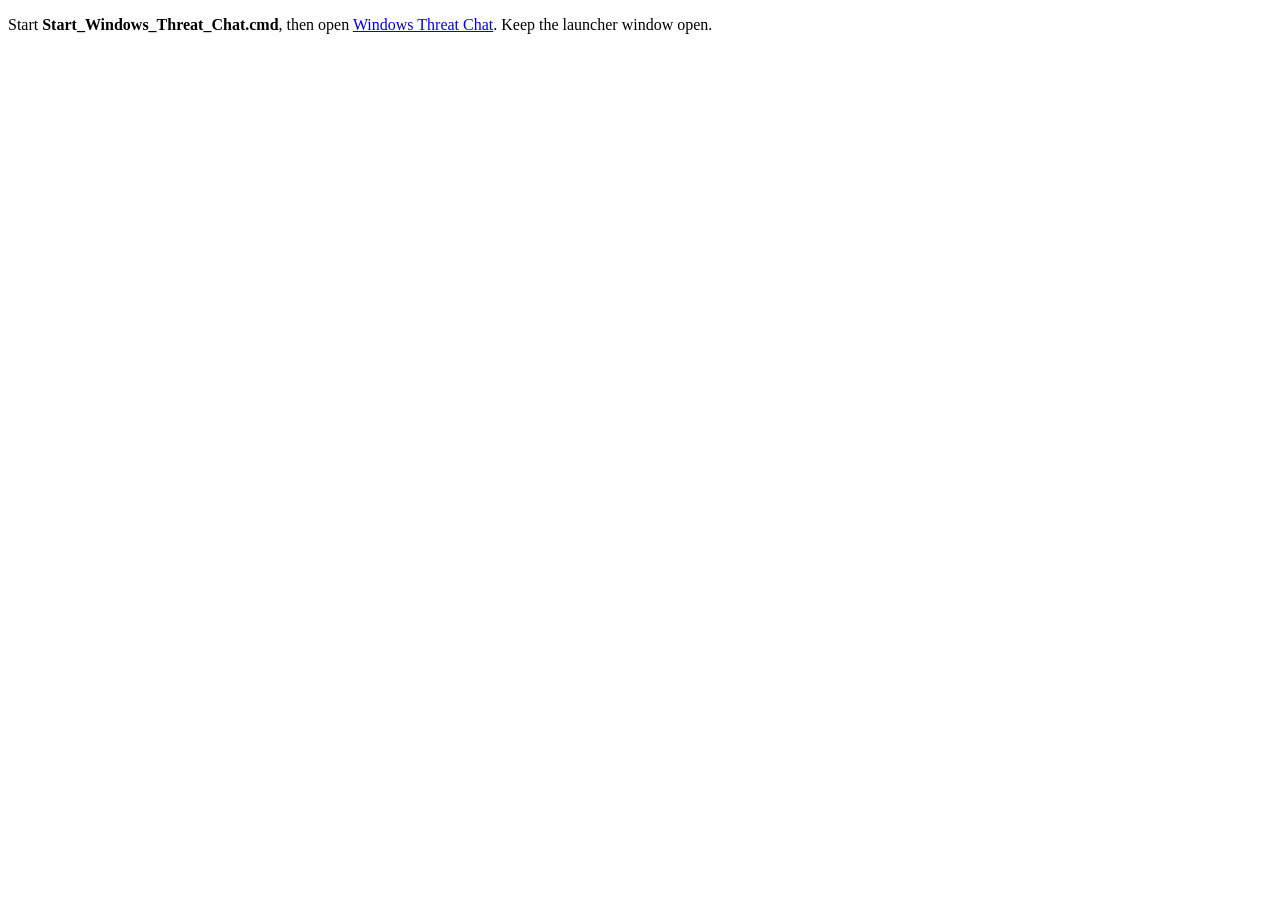
<file: CHATBOT WINDOWS THREAT/index.html>
<!doctype html><meta charset="utf-8"><title>Windows Threat Chat</title><p>Start <strong>Start_Windows_Threat_Chat.cmd</strong>, then open <a href="http://127.0.0.1:8765/chat/">Windows Threat Chat</a>. Keep the launcher window open.</p>
</file>
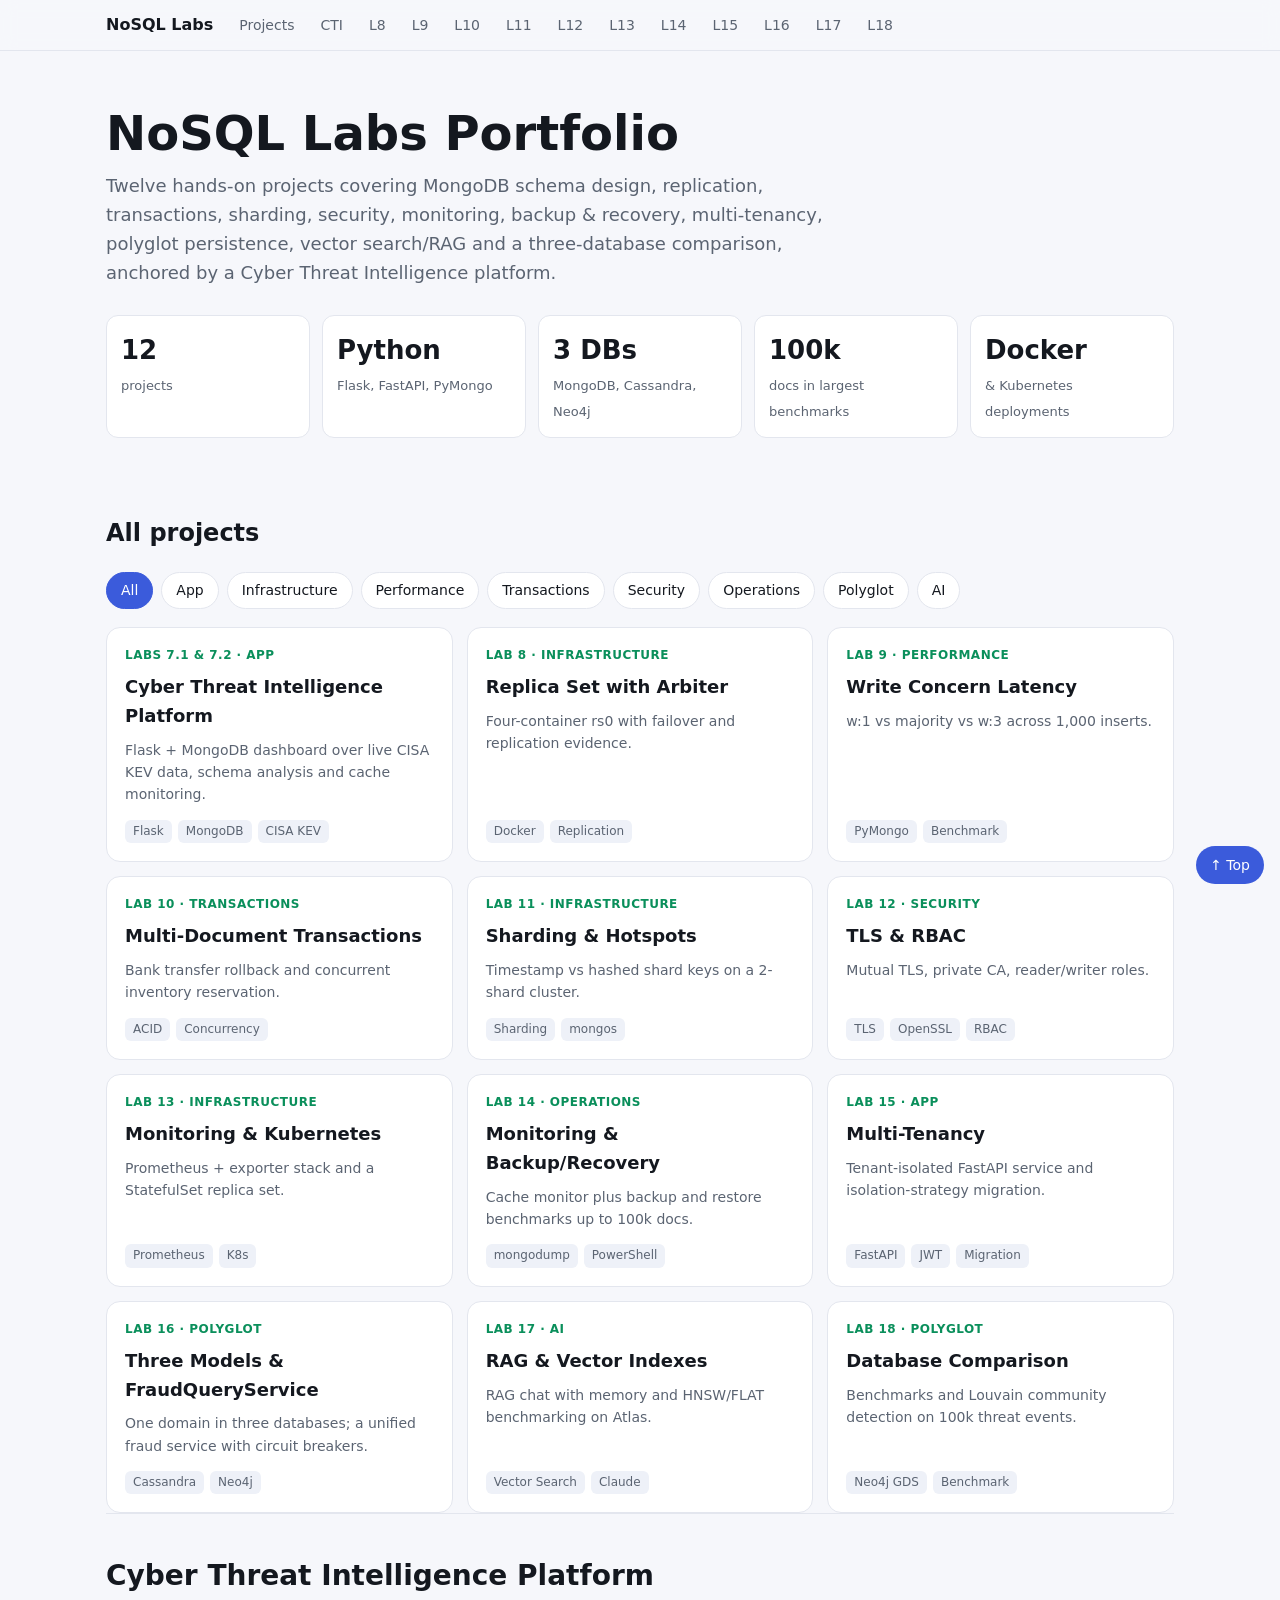
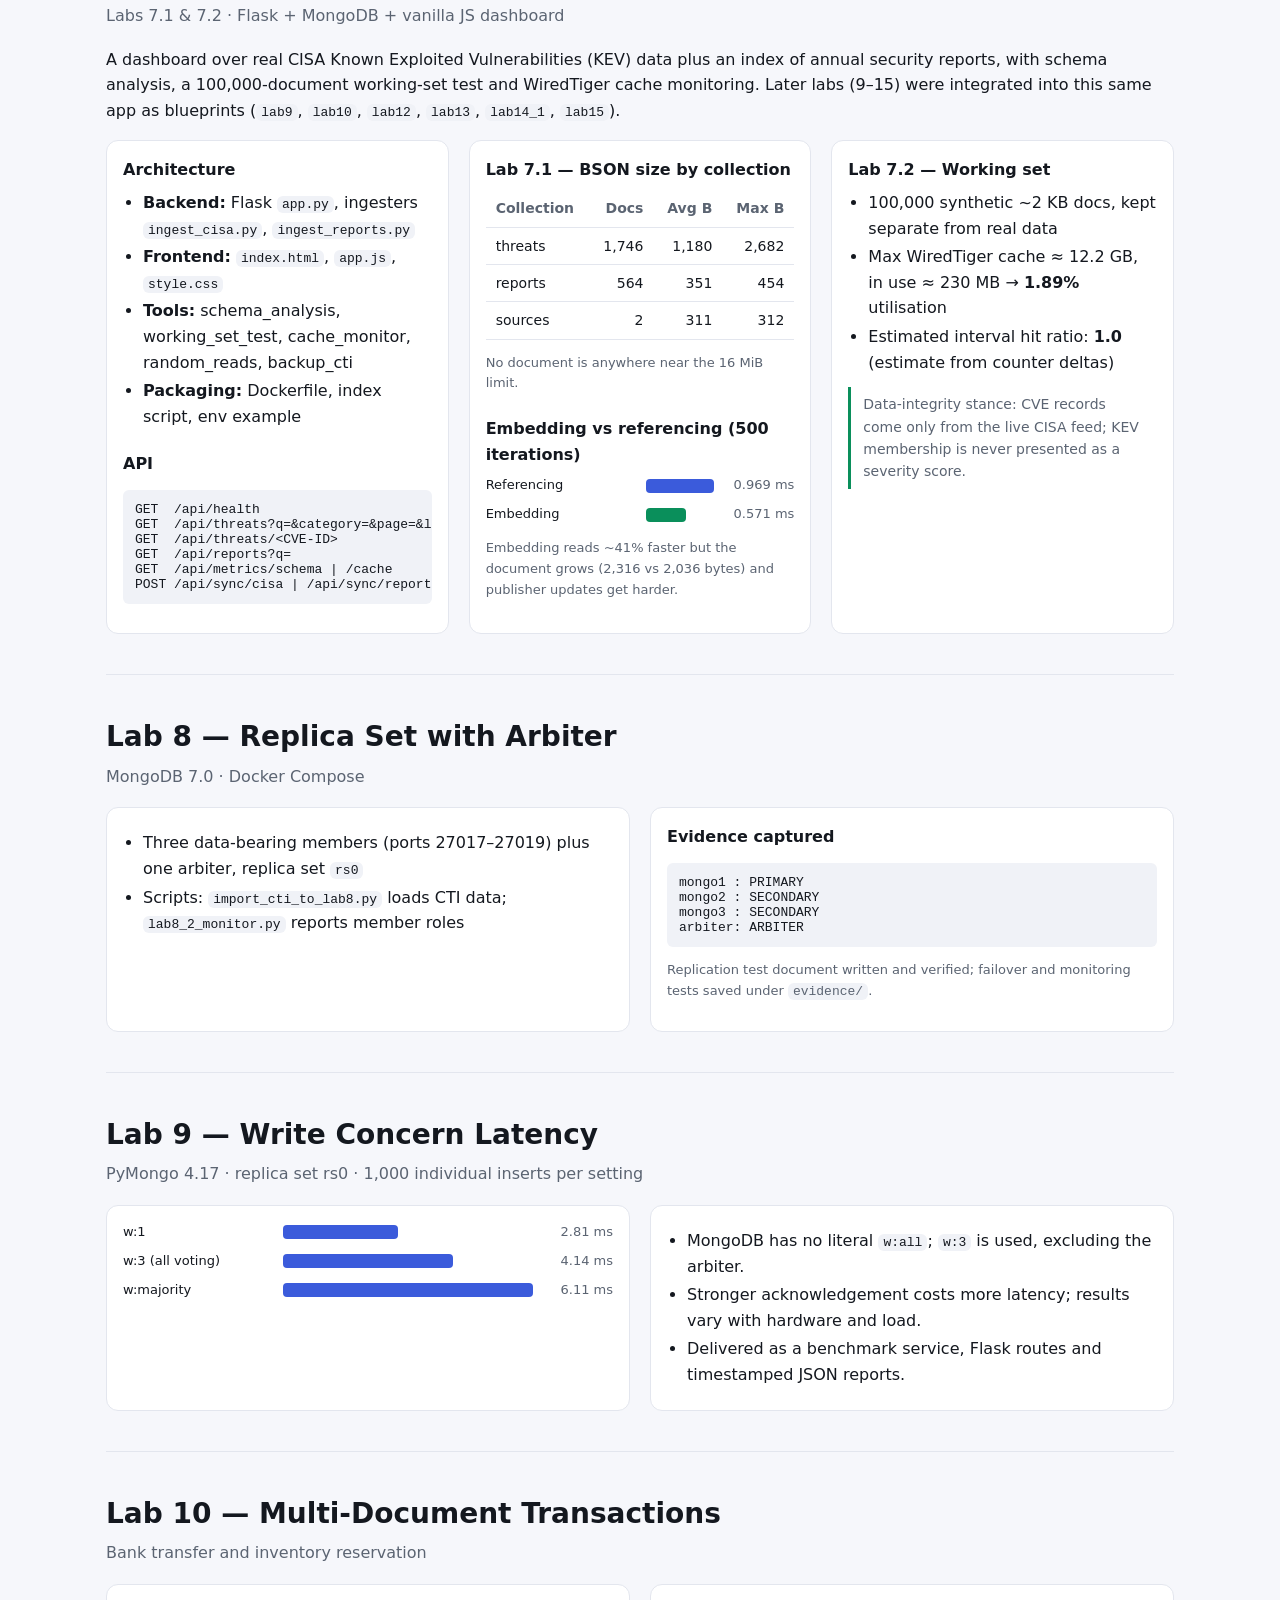
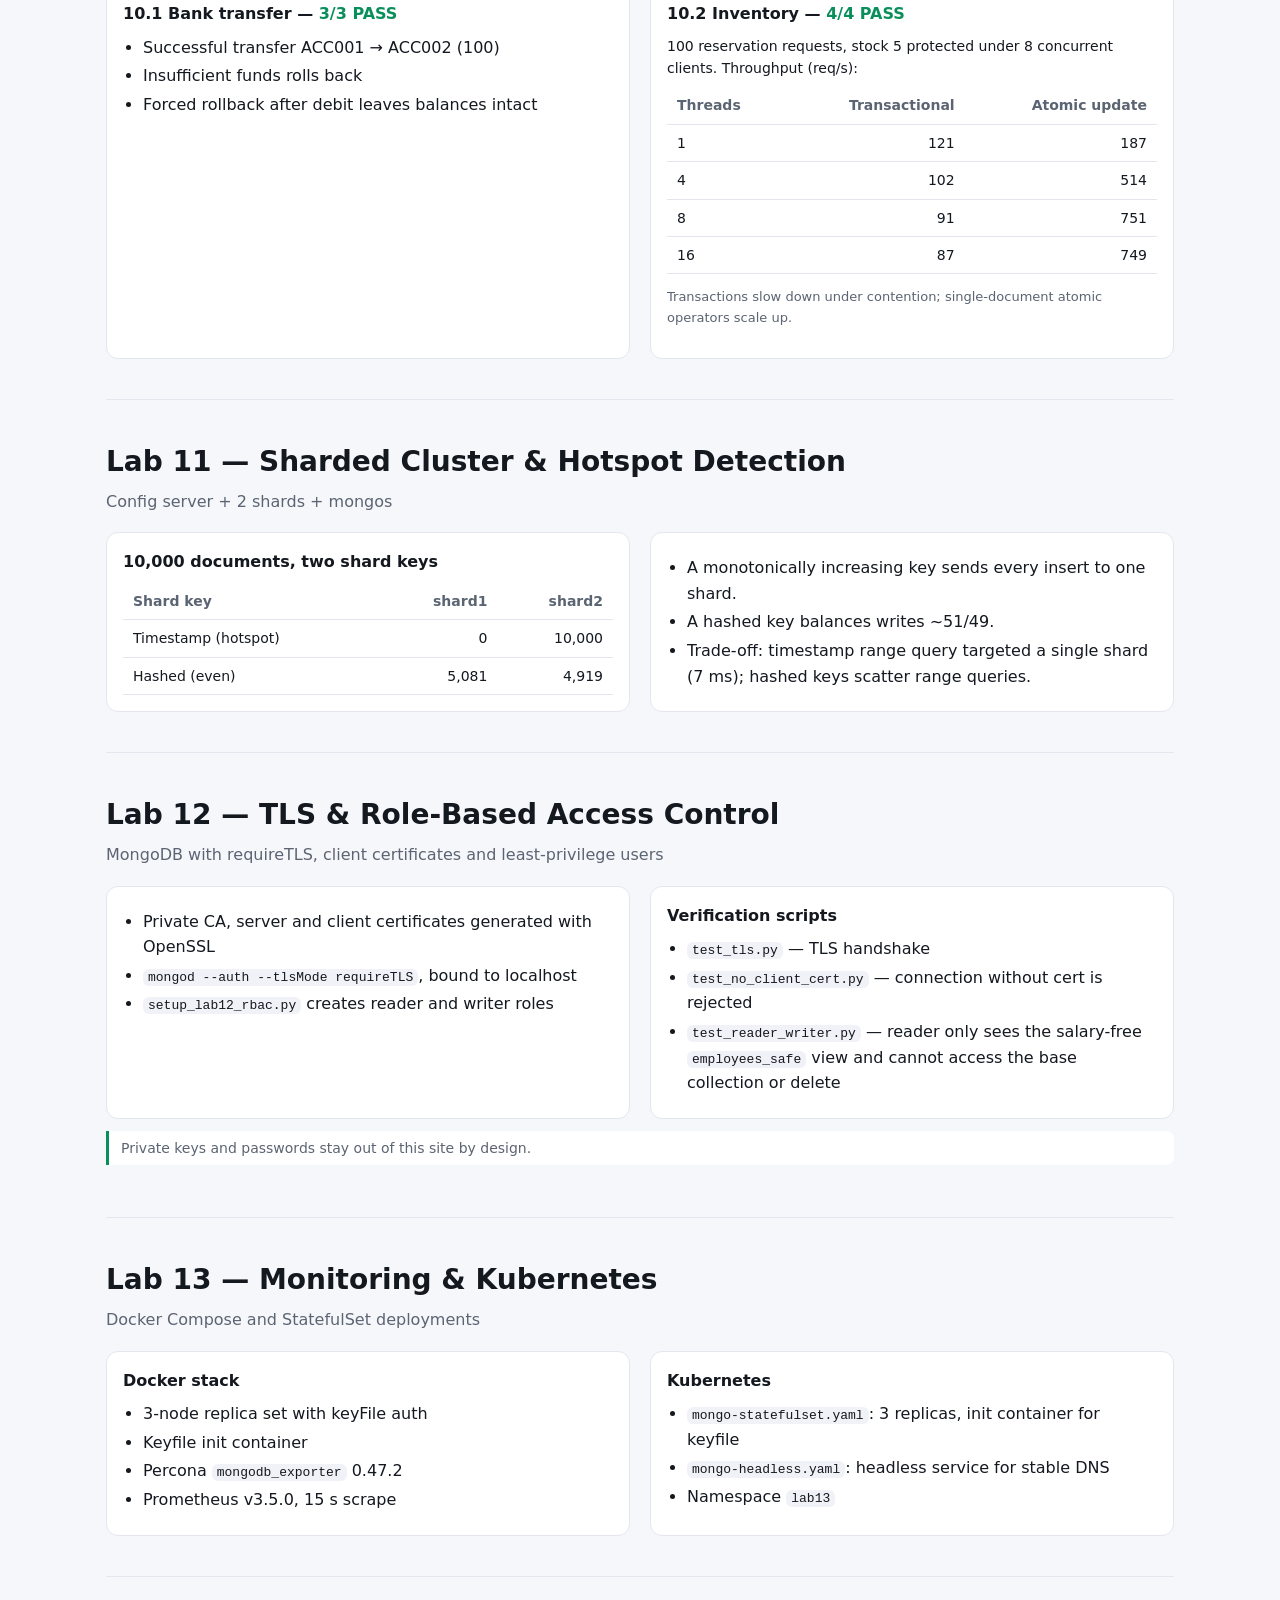
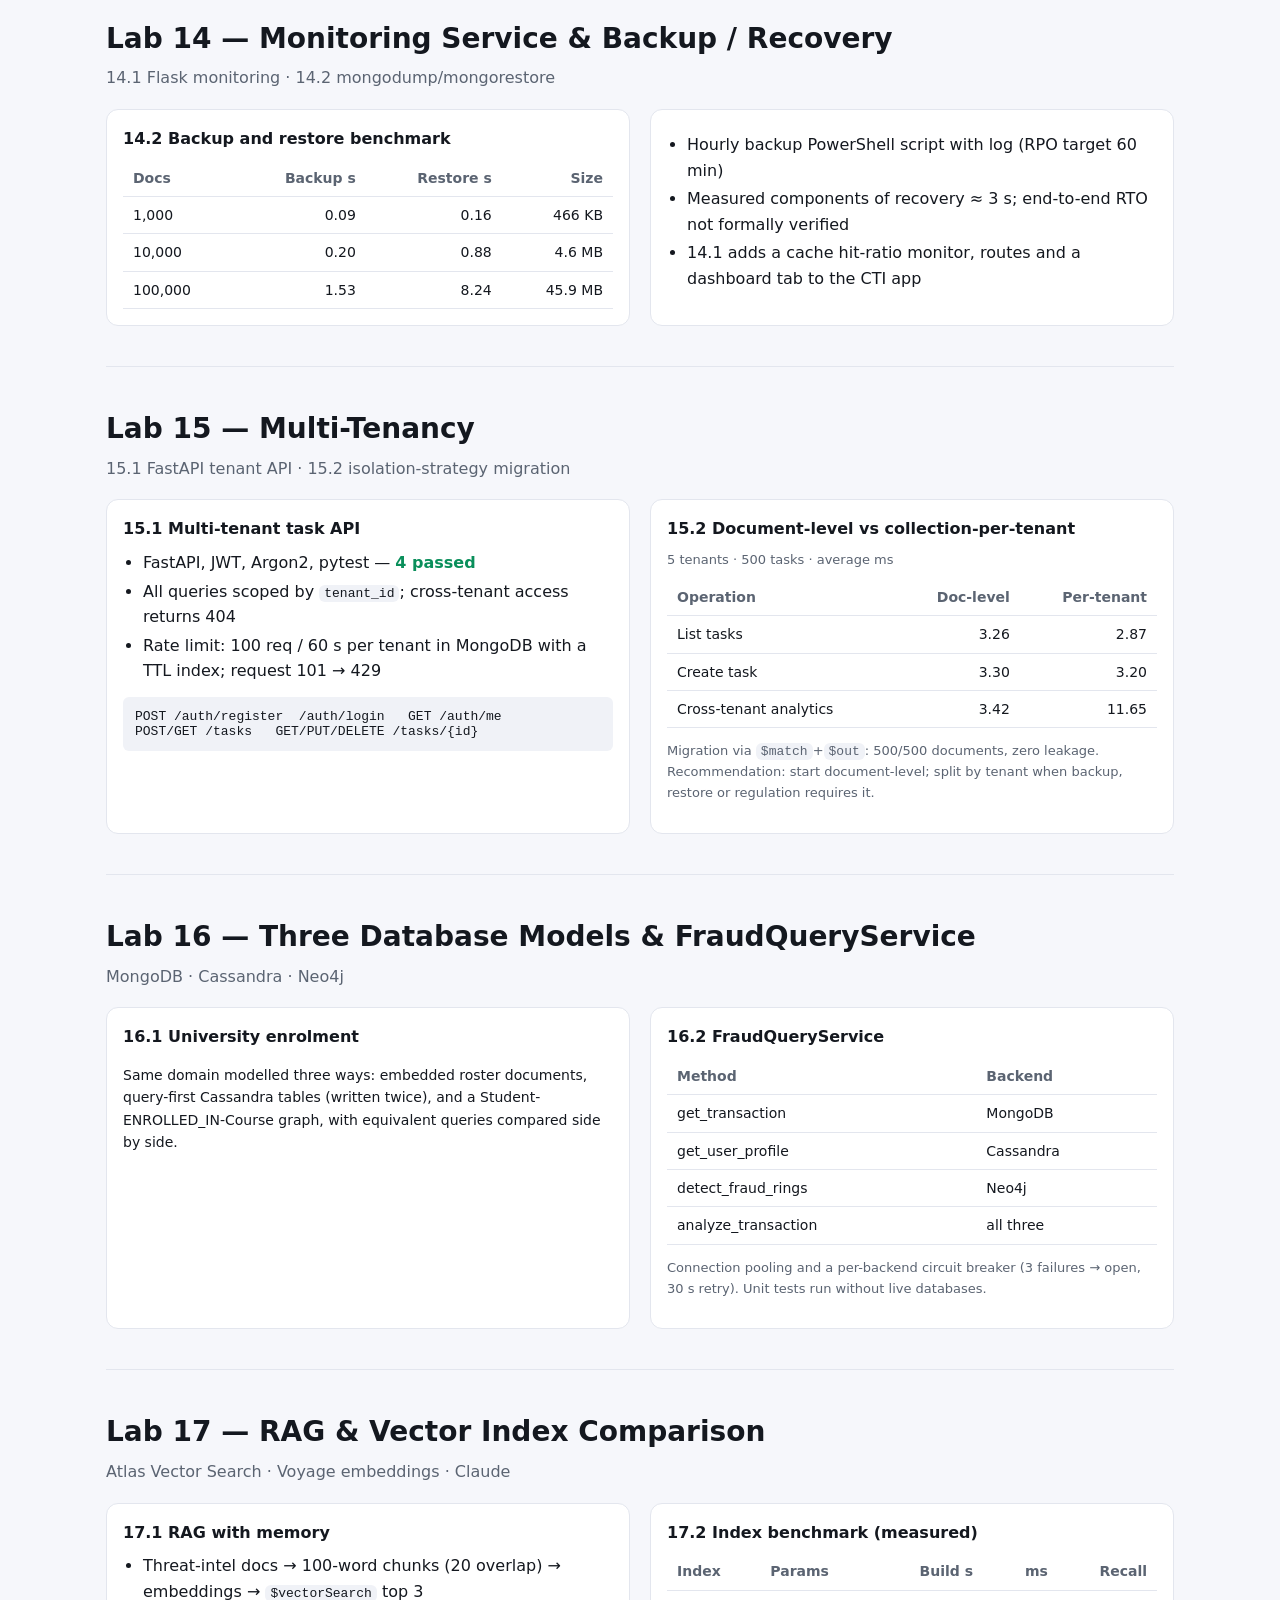
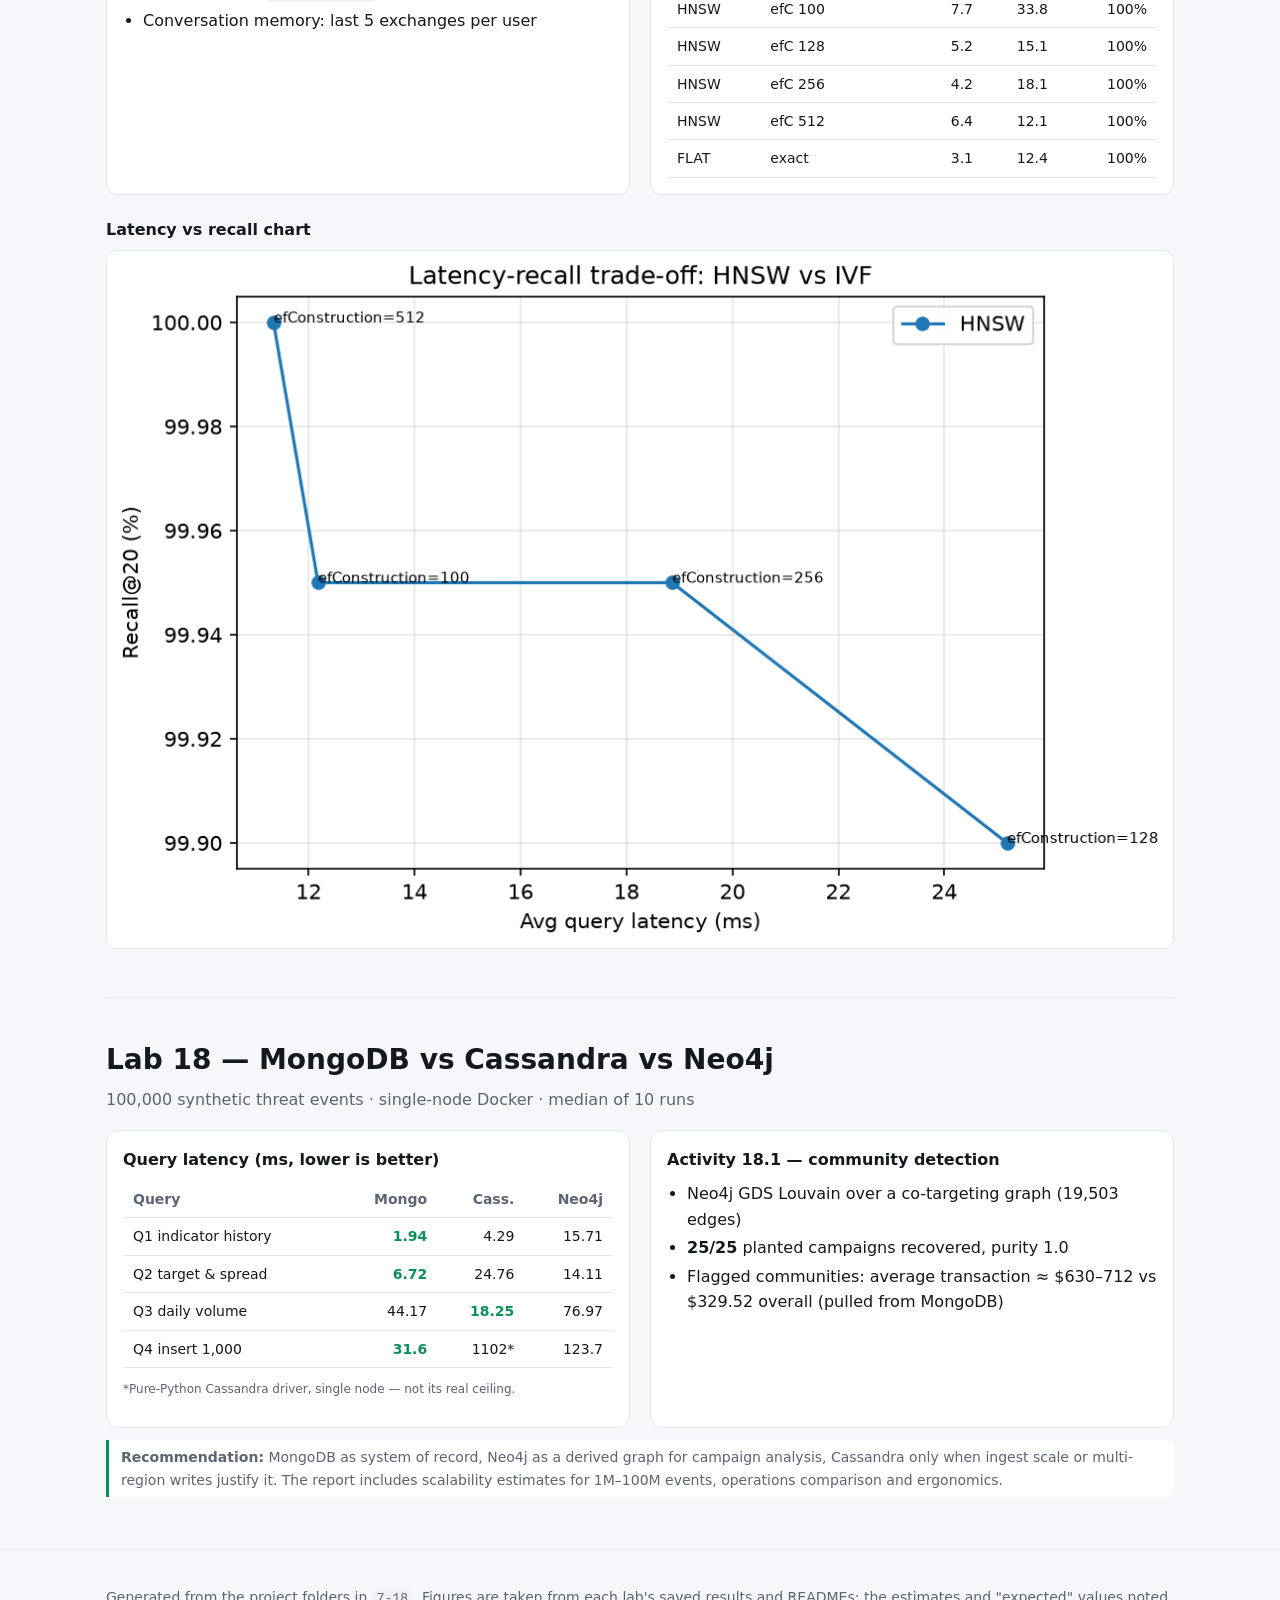
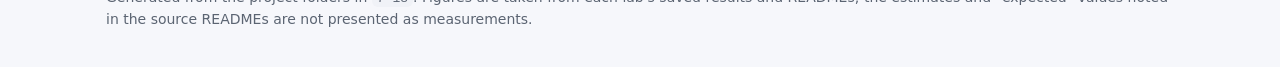
<file: website/index.html>
<!doctype html>
<html lang="en">
<head>
<meta charset="utf-8">
<meta name="viewport" content="width=device-width, initial-scale=1">
<title>NoSQL Labs Portfolio</title>
<meta name="description" content="Portfolio of MongoDB, Cassandra, Neo4j and RAG labs (Labs 7–18) and a Cyber Threat Intelligence platform.">
<style>
:root{--bg:#f6f7fb;--card:#fff;--ink:#14181f;--mute:#5b6472;--line:#e3e6ee;--accent:#0a8f5b;--accent2:#3b5bdb;--chip:#eef1f8;--bar:#3b5bdb;--bar2:#0a8f5b;--code:#f0f2f7}
@media (prefers-color-scheme:dark){:root{--bg:#0e1116;--card:#171b22;--ink:#e8ebf1;--mute:#9aa3b2;--line:#262c37;--accent:#2dd48f;--accent2:#7b93ff;--chip:#202633;--bar:#7b93ff;--bar2:#2dd48f;--code:#11151b}}
*{box-sizing:border-box}html{scroll-behavior:smooth}
body{margin:0;background:var(--bg);color:var(--ink);font:16px/1.6 system-ui,-apple-system,Segoe UI,Roboto,sans-serif}
a{color:var(--accent2)}
header.top{position:sticky;top:0;z-index:10;background:color-mix(in srgb,var(--bg) 88%,transparent);backdrop-filter:blur(8px);border-bottom:1px solid var(--line)}
.wrap{max-width:1100px;margin:0 auto;padding:0 16px}
nav{display:flex;gap:6px;align-items:center;overflow-x:auto;padding:10px 0;white-space:nowrap}
nav b{margin-right:10px}nav a{text-decoration:none;color:var(--mute);padding:4px 10px;border-radius:99px;font-size:14px}nav a:hover{background:var(--chip);color:var(--ink)}
.hero{padding:56px 0 28px}.hero h1{font-size:clamp(30px,5vw,48px);line-height:1.1;margin:0 0 12px}
.hero p{max-width:720px;color:var(--mute);font-size:18px;margin:0}
.stats{display:grid;grid-template-columns:repeat(auto-fit,minmax(140px,1fr));gap:12px;margin:28px 0}
.stat{background:var(--card);border:1px solid var(--line);border-radius:12px;padding:14px}.stat b{display:block;font-size:26px}.stat span{color:var(--mute);font-size:13px}
.filters{display:flex;flex-wrap:wrap;gap:8px;margin:8px 0 18px}
.filters button{border:1px solid var(--line);background:var(--card);color:var(--ink);padding:6px 14px;border-radius:99px;cursor:pointer;font:inherit;font-size:14px}
.filters button.on{background:var(--accent2);color:#fff;border-color:var(--accent2)}
.grid{display:grid;grid-template-columns:repeat(auto-fill,minmax(300px,1fr));gap:14px}
.card{background:var(--card);border:1px solid var(--line);border-radius:14px;padding:18px;display:flex;flex-direction:column;gap:8px;text-decoration:none;color:inherit;transition:.15s}
.card:hover{transform:translateY(-2px);border-color:var(--accent2)}
.card small{color:var(--accent);font-weight:600;letter-spacing:.04em;text-transform:uppercase;font-size:12px}
.card h3{margin:0;font-size:18px}.card p{margin:0;color:var(--mute);font-size:14px}
.tags{display:flex;flex-wrap:wrap;gap:6px;margin-top:auto;padding-top:6px}
.tag{background:var(--chip);border-radius:6px;padding:2px 8px;font-size:12px;color:var(--mute)}
section.proj{padding:40px 0;border-top:1px solid var(--line)}
section.proj h2{margin:0 0 4px;font-size:28px}section.proj .sub{color:var(--mute);margin:0 0 18px}
h4{margin:22px 0 8px}
.cols{display:grid;grid-template-columns:repeat(auto-fit,minmax(300px,1fr));gap:20px}
.box{background:var(--card);border:1px solid var(--line);border-radius:12px;padding:16px;overflow-x:auto}
table{border-collapse:collapse;width:100%;font-size:14px}th,td{text-align:left;padding:7px 10px;border-bottom:1px solid var(--line)}th{color:var(--mute);font-weight:600}td.n,th.n{text-align:right;font-variant-numeric:tabular-nums}
ul{padding-left:20px;margin:6px 0}li{margin:3px 0}
code,pre{background:var(--code);border-radius:6px;font:13px ui-monospace,Consolas,monospace}code{padding:1px 5px}pre{padding:12px;overflow-x:auto}
.bars{display:grid;gap:8px}.bar{display:grid;grid-template-columns:150px 1fr 70px;gap:10px;align-items:center;font-size:13px}
.bar i{display:block;height:14px;border-radius:4px;background:var(--bar)}.bar i.b2{background:var(--bar2)}
.bar span.v{text-align:right;font-variant-numeric:tabular-nums;color:var(--mute)}
@media(max-width:520px){.bar{grid-template-columns:100px 1fr 56px}}
.note{border-left:3px solid var(--accent);padding:6px 12px;color:var(--mute);background:var(--card);border-radius:0 8px 8px 0;margin:12px 0;font-size:14px}
.pass{color:var(--accent);font-weight:600}
img{max-width:100%;border-radius:10px;border:1px solid var(--line);background:#fff}
a:focus-visible,button:focus-visible{outline:2px solid var(--accent2);outline-offset:2px}
.skip{position:absolute;left:-999px;top:8px;background:var(--accent2);color:#fff;padding:8px 12px;border-radius:8px;z-index:20}.skip:focus{left:8px}
.totop{position:fixed;right:16px;bottom:16px;background:var(--accent2);color:#fff;border-radius:99px;padding:8px 14px;text-decoration:none;font-size:14px}
@media(prefers-reduced-motion:reduce){html{scroll-behavior:auto}.card{transition:none}}
@media print{header.top,.filters,.totop{display:none}.card,.box{break-inside:avoid}}
footer{padding:36px 0;color:var(--mute);border-top:1px solid var(--line);font-size:14px}
.hide{display:none!important}
</style>
</head>
<body>
<a class="skip" href="#projects">Skip to projects</a><a class="totop" href="#top" aria-label="Back to top">↑ Top</a>
<header class="top" id="top"><div class="wrap"><nav aria-label="Sections">
<b>NoSQL Labs</b><a href="#projects">Projects</a><a href="#cti">CTI</a><a href="#lab8">L8</a><a href="#lab9">L9</a><a href="#lab10">L10</a><a href="#lab11">L11</a><a href="#lab12">L12</a><a href="#lab13">L13</a><a href="#lab14">L14</a><a href="#lab15">L15</a><a href="#lab16">L16</a><a href="#lab17">L17</a><a href="#lab18">L18</a>
</nav></div></header>

<main class="wrap">
<div class="hero">
<h1>NoSQL Labs Portfolio</h1>
<p>Twelve hands-on projects covering MongoDB schema design, replication, transactions, sharding, security, monitoring, backup &amp; recovery, multi-tenancy, polyglot persistence, vector search/RAG and a three-database comparison, anchored by a Cyber Threat Intelligence platform.</p>
<div class="stats">
<div class="stat"><b>12</b><span>projects</span></div>
<div class="stat"><b>Python</b><span>Flask, FastAPI, PyMongo</span></div>
<div class="stat"><b>3 DBs</b><span>MongoDB, Cassandra, Neo4j</span></div>
<div class="stat"><b>100k</b><span>docs in largest benchmarks</span></div>
<div class="stat"><b>Docker</b><span>&amp; Kubernetes deployments</span></div>
</div></div>

<h2 id="projects">All projects</h2>
<div class="filters" id="filters"></div>
<div class="grid" id="grid"></div>

<!-- CTI -->
<section class="proj" id="cti">
<h2>Cyber Threat Intelligence Platform</h2>
<p class="sub">Labs 7.1 &amp; 7.2 · Flask + MongoDB + vanilla JS dashboard</p>
<p>A dashboard over real CISA Known Exploited Vulnerabilities (KEV) data plus an index of annual security reports, with schema analysis, a 100,000-document working-set test and WiredTiger cache monitoring. Later labs (9–15) were integrated into this same app as blueprints (<code>lab9</code>, <code>lab10</code>, <code>lab12</code>, <code>lab13</code>, <code>lab14_1</code>, <code>lab15</code>).</p>
<div class="cols">
<div class="box"><h4 style="margin-top:0">Architecture</h4><ul>
<li><b>Backend:</b> Flask <code>app.py</code>, ingesters <code>ingest_cisa.py</code>, <code>ingest_reports.py</code></li>
<li><b>Frontend:</b> <code>index.html</code>, <code>app.js</code>, <code>style.css</code></li>
<li><b>Tools:</b> schema_analysis, working_set_test, cache_monitor, random_reads, backup_cti</li>
<li><b>Packaging:</b> Dockerfile, index script, env example</li></ul>
<h4>API</h4><pre>GET  /api/health
GET  /api/threats?q=&amp;category=&amp;page=&amp;limit=
GET  /api/threats/&lt;CVE-ID&gt;
GET  /api/reports?q=
GET  /api/metrics/schema | /cache
POST /api/sync/cisa | /api/sync/reports</pre></div>
<div class="box"><h4 style="margin-top:0">Lab 7.1 — BSON size by collection</h4>
<table><tr><th>Collection</th><th class="n">Docs</th><th class="n">Avg B</th><th class="n">Max B</th></tr>
<tr><td>threats</td><td class="n">1,746</td><td class="n">1,180</td><td class="n">2,682</td></tr>
<tr><td>reports</td><td class="n">564</td><td class="n">351</td><td class="n">454</td></tr>
<tr><td>sources</td><td class="n">2</td><td class="n">311</td><td class="n">312</td></tr></table>
<p style="font-size:13px;color:var(--mute)">No document is anywhere near the 16 MiB limit.</p>
<h4>Embedding vs referencing (500 iterations)</h4>
<div class="bars">
<div class="bar"><span>Referencing</span><i style="width:100%"></i><span class="v">0.969 ms</span></div>
<div class="bar"><span>Embedding</span><i class="b2" style="width:59%"></i><span class="v">0.571 ms</span></div></div>
<p style="font-size:13px;color:var(--mute)">Embedding reads ~41% faster but the document grows (2,316 vs 2,036 bytes) and publisher updates get harder.</p></div>
<div class="box"><h4 style="margin-top:0">Lab 7.2 — Working set</h4><ul>
<li>100,000 synthetic ~2 KB docs, kept separate from real data</li>
<li>Max WiredTiger cache ≈ 12.2 GB, in use ≈ 230 MB → <b>1.89%</b> utilisation</li>
<li>Estimated interval hit ratio: <b>1.0</b> (estimate from counter deltas)</li></ul>
<div class="note">Data-integrity stance: CVE records come only from the live CISA feed; KEV membership is never presented as a severity score.</div></div>
</div></section>

<!-- Lab 8 -->
<section class="proj" id="lab8">
<h2>Lab 8 — Replica Set with Arbiter</h2><p class="sub">MongoDB 7.0 · Docker Compose</p>
<div class="cols"><div class="box"><ul>
<li>Three data-bearing members (ports 27017–27019) plus one arbiter, replica set <code>rs0</code></li>
<li>Scripts: <code>import_cti_to_lab8.py</code> loads CTI data; <code>lab8_2_monitor.py</code> reports member roles</li></ul></div>
<div class="box"><h4 style="margin-top:0">Evidence captured</h4><pre>mongo1 : PRIMARY
mongo2 : SECONDARY
mongo3 : SECONDARY
arbiter: ARBITER</pre><p style="font-size:13px;color:var(--mute)">Replication test document written and verified; failover and monitoring tests saved under <code>evidence/</code>.</p></div></div></section>

<!-- Lab 9 -->
<section class="proj" id="lab9">
<h2>Lab 9 — Write Concern Latency</h2><p class="sub">PyMongo 4.17 · replica set rs0 · 1,000 individual inserts per setting</p>
<div class="cols"><div class="box"><div class="bars">
<div class="bar"><span>w:1</span><i style="width:46%"></i><span class="v">2.81 ms</span></div>
<div class="bar"><span>w:3 (all voting)</span><i style="width:68%"></i><span class="v">4.14 ms</span></div>
<div class="bar"><span>w:majority</span><i style="width:100%"></i><span class="v">6.11 ms</span></div></div></div>
<div class="box"><ul><li>MongoDB has no literal <code>w:all</code>; <code>w:3</code> is used, excluding the arbiter.</li><li>Stronger acknowledgement costs more latency; results vary with hardware and load.</li><li>Delivered as a benchmark service, Flask routes and timestamped JSON reports.</li></ul></div></div></section>

<!-- Lab 10 -->
<section class="proj" id="lab10">
<h2>Lab 10 — Multi-Document Transactions</h2><p class="sub">Bank transfer and inventory reservation</p>
<div class="cols">
<div class="box"><h4 style="margin-top:0">10.1 Bank transfer — <span class="pass">3/3 PASS</span></h4><ul><li>Successful transfer ACC001 → ACC002 (100)</li><li>Insufficient funds rolls back</li><li>Forced rollback after debit leaves balances intact</li></ul></div>
<div class="box"><h4 style="margin-top:0">10.2 Inventory — <span class="pass">4/4 PASS</span></h4><p style="font-size:14px;margin:0 0 8px">100 reservation requests, stock 5 protected under 8 concurrent clients. Throughput (req/s):</p>
<table><tr><th>Threads</th><th class="n">Transactional</th><th class="n">Atomic update</th></tr>
<tr><td>1</td><td class="n">121</td><td class="n">187</td></tr><tr><td>4</td><td class="n">102</td><td class="n">514</td></tr><tr><td>8</td><td class="n">91</td><td class="n">751</td></tr><tr><td>16</td><td class="n">87</td><td class="n">749</td></tr></table>
<p style="font-size:13px;color:var(--mute)">Transactions slow down under contention; single-document atomic operators scale up.</p></div></div></section>

<!-- Lab 11 -->
<section class="proj" id="lab11">
<h2>Lab 11 — Sharded Cluster &amp; Hotspot Detection</h2><p class="sub">Config server + 2 shards + mongos</p>
<div class="cols"><div class="box"><h4 style="margin-top:0">10,000 documents, two shard keys</h4>
<table><tr><th>Shard key</th><th class="n">shard1</th><th class="n">shard2</th></tr><tr><td>Timestamp (hotspot)</td><td class="n">0</td><td class="n">10,000</td></tr><tr><td>Hashed (even)</td><td class="n">5,081</td><td class="n">4,919</td></tr></table></div>
<div class="box"><ul><li>A monotonically increasing key sends every insert to one shard.</li><li>A hashed key balances writes ~51/49.</li><li>Trade-off: timestamp range query targeted a single shard (7 ms); hashed keys scatter range queries.</li></ul></div></div></section>

<!-- Lab 12 -->
<section class="proj" id="lab12">
<h2>Lab 12 — TLS &amp; Role-Based Access Control</h2><p class="sub">MongoDB with requireTLS, client certificates and least-privilege users</p>
<div class="cols"><div class="box"><ul><li>Private CA, server and client certificates generated with OpenSSL</li><li><code>mongod --auth --tlsMode requireTLS</code>, bound to localhost</li><li><code>setup_lab12_rbac.py</code> creates reader and writer roles</li></ul></div>
<div class="box"><h4 style="margin-top:0">Verification scripts</h4><ul><li><code>test_tls.py</code> — TLS handshake</li><li><code>test_no_client_cert.py</code> — connection without cert is rejected</li><li><code>test_reader_writer.py</code> — reader only sees the salary-free <code>employees_safe</code> view and cannot access the base collection or delete</li></ul></div></div>
<div class="note">Private keys and passwords stay out of this site by design.</div></section>

<!-- Lab 13 -->
<section class="proj" id="lab13">
<h2>Lab 13 — Monitoring &amp; Kubernetes</h2><p class="sub">Docker Compose and StatefulSet deployments</p>
<div class="cols"><div class="box"><h4 style="margin-top:0">Docker stack</h4><ul><li>3-node replica set with keyFile auth</li><li>Keyfile init container</li><li>Percona <code>mongodb_exporter</code> 0.47.2</li><li>Prometheus v3.5.0, 15 s scrape</li></ul></div>
<div class="box"><h4 style="margin-top:0">Kubernetes</h4><ul><li><code>mongo-statefulset.yaml</code>: 3 replicas, init container for keyfile</li><li><code>mongo-headless.yaml</code>: headless service for stable DNS</li><li>Namespace <code>lab13</code></li></ul></div></div></section>

<!-- Lab 14 -->
<section class="proj" id="lab14">
<h2>Lab 14 — Monitoring Service &amp; Backup / Recovery</h2><p class="sub">14.1 Flask monitoring · 14.2 mongodump/mongorestore</p>
<div class="cols"><div class="box"><h4 style="margin-top:0">14.2 Backup and restore benchmark</h4>
<table><tr><th>Docs</th><th class="n">Backup s</th><th class="n">Restore s</th><th class="n">Size</th></tr>
<tr><td>1,000</td><td class="n">0.09</td><td class="n">0.16</td><td class="n">466 KB</td></tr><tr><td>10,000</td><td class="n">0.20</td><td class="n">0.88</td><td class="n">4.6 MB</td></tr><tr><td>100,000</td><td class="n">1.53</td><td class="n">8.24</td><td class="n">45.9 MB</td></tr></table></div>
<div class="box"><ul><li>Hourly backup PowerShell script with log (RPO target 60 min)</li><li>Measured components of recovery ≈ 3 s; end-to-end RTO not formally verified</li><li>14.1 adds a cache hit-ratio monitor, routes and a dashboard tab to the CTI app</li></ul></div></div></section>

<!-- Lab 15 -->
<section class="proj" id="lab15">
<h2>Lab 15 — Multi-Tenancy</h2><p class="sub">15.1 FastAPI tenant API · 15.2 isolation-strategy migration</p>
<div class="cols">
<div class="box"><h4 style="margin-top:0">15.1 Multi-tenant task API</h4><ul><li>FastAPI, JWT, Argon2, pytest — <span class="pass">4 passed</span></li><li>All queries scoped by <code>tenant_id</code>; cross-tenant access returns 404</li><li>Rate limit: 100 req / 60 s per tenant in MongoDB with a TTL index; request 101 → 429</li></ul>
<pre>POST /auth/register  /auth/login   GET /auth/me
POST/GET /tasks   GET/PUT/DELETE /tasks/{id}</pre></div>
<div class="box"><h4 style="margin-top:0">15.2 Document-level vs collection-per-tenant</h4>
<p style="font-size:13px;color:var(--mute);margin:0 0 8px">5 tenants · 500 tasks · average ms</p>
<table><tr><th>Operation</th><th class="n">Doc-level</th><th class="n">Per-tenant</th></tr><tr><td>List tasks</td><td class="n">3.26</td><td class="n">2.87</td></tr><tr><td>Create task</td><td class="n">3.30</td><td class="n">3.20</td></tr><tr><td>Cross-tenant analytics</td><td class="n">3.42</td><td class="n">11.65</td></tr></table>
<p style="font-size:13px;color:var(--mute)">Migration via <code>$match</code>+<code>$out</code>: 500/500 documents, zero leakage. Recommendation: start document-level; split by tenant when backup, restore or regulation requires it.</p></div></div></section>

<!-- Lab 16 -->
<section class="proj" id="lab16">
<h2>Lab 16 — Three Database Models &amp; FraudQueryService</h2><p class="sub">MongoDB · Cassandra · Neo4j</p>
<div class="cols">
<div class="box"><h4 style="margin-top:0">16.1 University enrolment</h4><p style="font-size:14px">Same domain modelled three ways: embedded roster documents, query-first Cassandra tables (written twice), and a Student-ENROLLED_IN-Course graph, with equivalent queries compared side by side.</p></div>
<div class="box"><h4 style="margin-top:0">16.2 FraudQueryService</h4><table>
<tr><th>Method</th><th>Backend</th></tr><tr><td>get_transaction</td><td>MongoDB</td></tr><tr><td>get_user_profile</td><td>Cassandra</td></tr><tr><td>detect_fraud_rings</td><td>Neo4j</td></tr><tr><td>analyze_transaction</td><td>all three</td></tr></table>
<p style="font-size:13px;color:var(--mute)">Connection pooling and a per-backend circuit breaker (3 failures → open, 30 s retry). Unit tests run without live databases.</p></div></div></section>

<!-- Lab 17 -->
<section class="proj" id="lab17">
<h2>Lab 17 — RAG &amp; Vector Index Comparison</h2><p class="sub">Atlas Vector Search · Voyage embeddings · Claude</p>
<div class="cols">
<div class="box"><h4 style="margin-top:0">17.1 RAG with memory</h4><ul><li>Threat-intel docs → 100-word chunks (20 overlap) → embeddings → <code>$vectorSearch</code> top 3</li><li>Conversation memory: last 5 exchanges per user</li></ul></div>
<div class="box"><h4 style="margin-top:0">17.2 Index benchmark (measured)</h4>
<table><tr><th>Index</th><th>Params</th><th class="n">Build s</th><th class="n">ms</th><th class="n">Recall</th></tr>
<tr><td>HNSW</td><td>efC 100</td><td class="n">7.7</td><td class="n">33.8</td><td class="n">100%</td></tr><tr><td>HNSW</td><td>efC 128</td><td class="n">5.2</td><td class="n">15.1</td><td class="n">100%</td></tr><tr><td>HNSW</td><td>efC 256</td><td class="n">4.2</td><td class="n">18.1</td><td class="n">100%</td></tr><tr><td>HNSW</td><td>efC 512</td><td class="n">6.4</td><td class="n">12.1</td><td class="n">100%</td></tr><tr><td>FLAT</td><td>exact</td><td class="n">3.1</td><td class="n">12.4</td><td class="n">100%</td></tr></table></div></div>
<h4>Latency vs recall chart</h4><img src="assets/latency_recall.png" alt="Latency versus recall chart for HNSW and flat indexes" loading="lazy"></section>

<!-- Lab 18 -->
<section class="proj" id="lab18">
<h2>Lab 18 — MongoDB vs Cassandra vs Neo4j</h2><p class="sub">100,000 synthetic threat events · single-node Docker · median of 10 runs</p>
<div class="cols">
<div class="box"><h4 style="margin-top:0">Query latency (ms, lower is better)</h4>
<table><tr><th>Query</th><th class="n">Mongo</th><th class="n">Cass.</th><th class="n">Neo4j</th></tr>
<tr><td>Q1 indicator history</td><td class="n pass">1.94</td><td class="n">4.29</td><td class="n">15.71</td></tr>
<tr><td>Q2 target &amp; spread</td><td class="n pass">6.72</td><td class="n">24.76</td><td class="n">14.11</td></tr>
<tr><td>Q3 daily volume</td><td class="n">44.17</td><td class="n pass">18.25</td><td class="n">76.97</td></tr>
<tr><td>Q4 insert 1,000</td><td class="n pass">31.6</td><td class="n">1102*</td><td class="n">123.7</td></tr></table>
<p style="font-size:12px;color:var(--mute)">*Pure-Python Cassandra driver, single node — not its real ceiling.</p></div>
<div class="box"><h4 style="margin-top:0">Activity 18.1 — community detection</h4><ul><li>Neo4j GDS Louvain over a co-targeting graph (19,503 edges)</li><li><b>25/25</b> planted campaigns recovered, purity 1.0</li><li>Flagged communities: average transaction ≈ $630–712 vs $329.52 overall (pulled from MongoDB)</li></ul></div></div>
<div class="note"><b>Recommendation:</b> MongoDB as system of record, Neo4j as a derived graph for campaign analysis, Cassandra only when ingest scale or multi-region writes justify it. The report includes scalability estimates for 1M–100M events, operations comparison and ergonomics.</div></section>
</main>

<footer><div class="wrap">Generated from the project folders in <code>7-18</code>. Figures are taken from each lab's saved results and READMEs; the estimates and "expected" values noted in the source READMEs are not presented as measurements.</div></footer>

<script>
const projects=[
{id:"cti",t:"Cyber Threat Intelligence Platform",l:"Labs 7.1 & 7.2",c:"App",d:"Flask + MongoDB dashboard over live CISA KEV data, schema analysis and cache monitoring.",g:["Flask","MongoDB","CISA KEV"]},
{id:"lab8",t:"Replica Set with Arbiter",l:"Lab 8",c:"Infrastructure",d:"Four-container rs0 with failover and replication evidence.",g:["Docker","Replication"]},
{id:"lab9",t:"Write Concern Latency",l:"Lab 9",c:"Performance",d:"w:1 vs majority vs w:3 across 1,000 inserts.",g:["PyMongo","Benchmark"]},
{id:"lab10",t:"Multi-Document Transactions",l:"Lab 10",c:"Transactions",d:"Bank transfer rollback and concurrent inventory reservation.",g:["ACID","Concurrency"]},
{id:"lab11",t:"Sharding & Hotspots",l:"Lab 11",c:"Infrastructure",d:"Timestamp vs hashed shard keys on a 2-shard cluster.",g:["Sharding","mongos"]},
{id:"lab12",t:"TLS & RBAC",l:"Lab 12",c:"Security",d:"Mutual TLS, private CA, reader/writer roles.",g:["TLS","OpenSSL","RBAC"]},
{id:"lab13",t:"Monitoring & Kubernetes",l:"Lab 13",c:"Infrastructure",d:"Prometheus + exporter stack and a StatefulSet replica set.",g:["Prometheus","K8s"]},
{id:"lab14",t:"Monitoring & Backup/Recovery",l:"Lab 14",c:"Operations",d:"Cache monitor plus backup and restore benchmarks up to 100k docs.",g:["mongodump","PowerShell"]},
{id:"lab15",t:"Multi-Tenancy",l:"Lab 15",c:"App",d:"Tenant-isolated FastAPI service and isolation-strategy migration.",g:["FastAPI","JWT","Migration"]},
{id:"lab16",t:"Three Models & FraudQueryService",l:"Lab 16",c:"Polyglot",d:"One domain in three databases; a unified fraud service with circuit breakers.",g:["Cassandra","Neo4j"]},
{id:"lab17",t:"RAG & Vector Indexes",l:"Lab 17",c:"AI",d:"RAG chat with memory and HNSW/FLAT benchmarking on Atlas.",g:["Vector Search","Claude"]},
{id:"lab18",t:"Database Comparison",l:"Lab 18",c:"Polyglot",d:"Benchmarks and Louvain community detection on 100k threat events.",g:["Neo4j GDS","Benchmark"]}];
const cats=["All",...new Set(projects.map(p=>p.c))];
const f=document.getElementById("filters"),g=document.getElementById("grid");
function draw(cat){g.innerHTML=projects.filter(p=>cat==="All"||p.c===cat).map(p=>`<a class="card" href="#${p.id}"><small>${p.l} · ${p.c}</small><h3>${p.t}</h3><p>${p.d}</p><div class="tags">${p.g.map(x=>`<span class="tag">${x}</span>`).join("")}</div></a>`).join("");
f.innerHTML=cats.map(c=>`<button aria-pressed="${c===cat}" class="${c===cat?"on":""}" data-c="${c}">${c}</button>`).join("")}
f.onclick=e=>{if(e.target.dataset.c)draw(e.target.dataset.c)};draw("All");
</script>
</body>
</html>
</file>
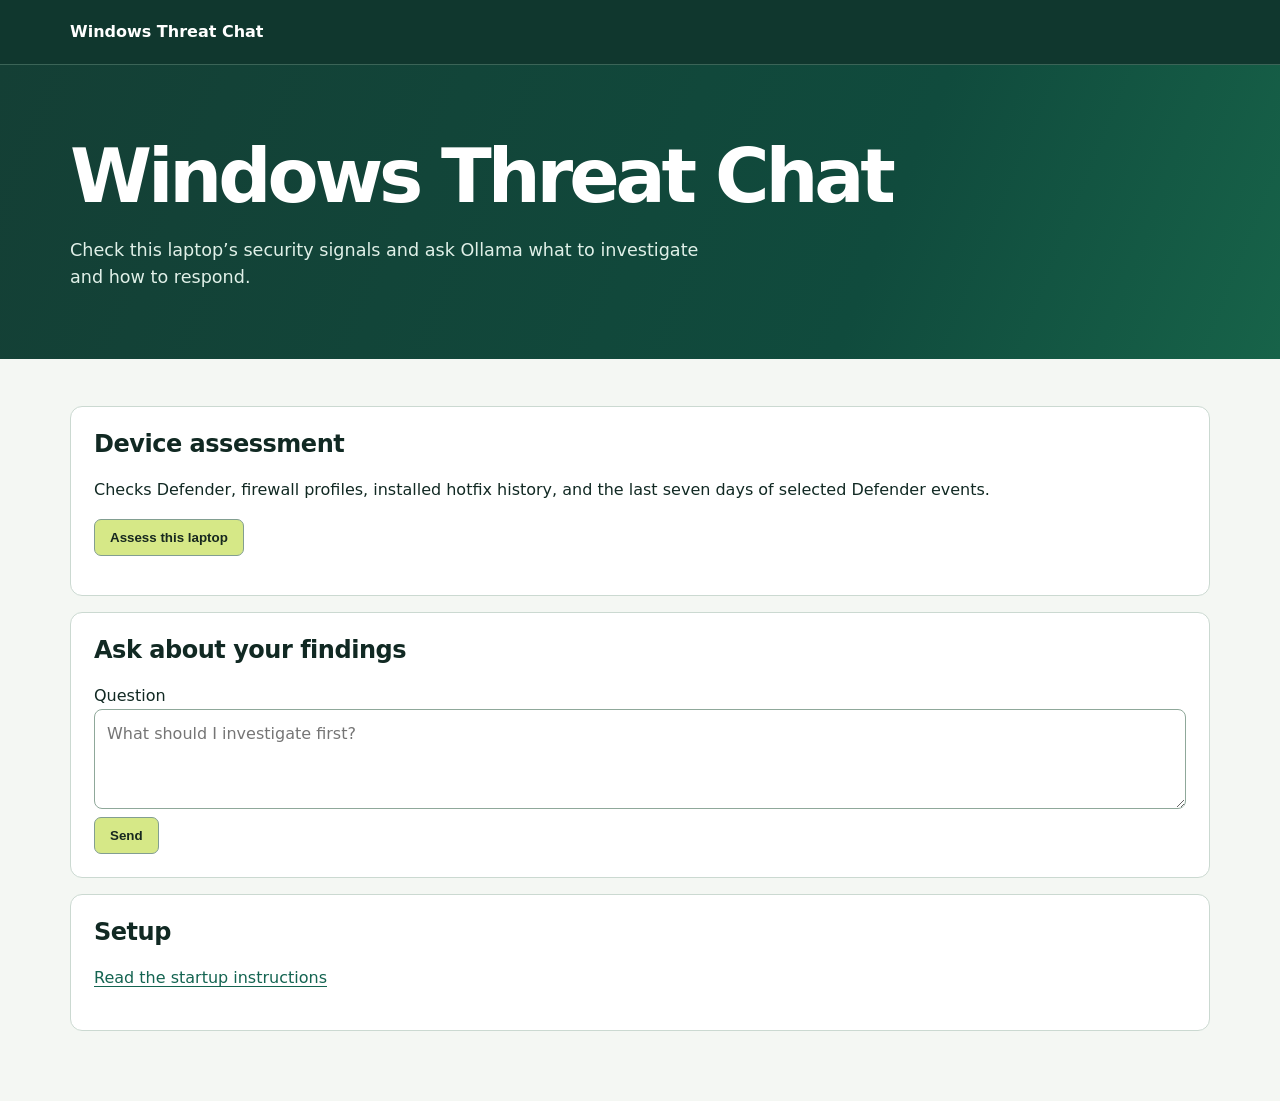
<file: CHATBOT WINDOWS THREAT/chat/index.html>
<!doctype html><html lang="en"><head><meta charset="utf-8"><meta name="viewport" content="width=device-width,initial-scale=1"><title>Windows Threat Chat</title><link rel="stylesheet" href="../assets/site.css"><style>textarea{width:100%;padding:12px;font:inherit;border:1px solid #8fa89a;border-radius:8px}button{cursor:pointer;border:1px solid #829e91}button:disabled{opacity:.55}#messages p{white-space:pre-wrap}li{margin-bottom:12px}</style></head>
<body><header class="top"><div class="shell"><span class="brand">Windows Threat Chat</span></div></header>
<section class="hero"><div class="shell"><h1>Windows Threat Chat</h1><p>Check this laptop’s security signals and ask Ollama what to investigate and how to respond.</p></div></section><main class="shell main">
<section class="panel"><h2>Device assessment</h2><p>Checks Defender, firewall profiles, installed hotfix history, and the last seven days of selected Defender events.</p><button id="scan" class="button">Assess this laptop</button><p id="status" role="status"></p><div id="results"></div></section>
<section class="panel"><h2>Ask about your findings</h2><div id="messages" role="log" aria-live="polite"></div><form id="ask"><label for="question">Question</label><textarea id="question" maxlength="1500" rows="3" placeholder="What should I investigate first?" required></textarea><button id="send" class="button">Send</button></form></section>
<section class="panel"><h2>Setup</h2><p><a href="../README.md">Read the startup instructions</a></p></section>
</main><script>
const el = id => document.getElementById(id);
const history = [];
async function request(route, payload) {
  if (location.protocol === "file:") throw Error("Start the host server, then open http://127.0.0.1:8765/chat/.");
  const response = await fetch("api/" + route, {
    method:"POST", headers:{"Content-Type":"application/json"}, body:JSON.stringify(payload)
  });
  const data = await response.json();
  if (!response.ok) throw Error(data.error || "Request failed.");
  return data;
}
function append(name, content) {
  const p = document.createElement("p");
  const label = document.createElement("strong");
  label.textContent = name + " ";
  p.append(label, content);
  el("messages").append(p);
}
el("scan").onclick = async () => {
  el("scan").disabled = true;
  el("status").textContent = "Reading Windows security signals…";
  try {
    const data = await request("assess",{});
    el("status").textContent = data.status + (data.time ? " · " + new Date(data.time).toLocaleString() : "");
    const list = document.createElement("ul");
    for (const item of data.findings) {
      const row = document.createElement("li");
      const title = document.createElement("strong");
      title.textContent = item.state + " · " + item.title;
      row.append(title, document.createElement("br"), item.evidence + " " + item.action);

      list.append(row);
    }
    el("results").replaceChildren(list);
  } catch(error) { el("status").textContent = error.message; }
  finally { el("scan").disabled = false; }
};
el("ask").onsubmit = async event => {
  event.preventDefault();
  const question=el("question").value.trim();
  if (!question) return;
  el("question").value = "";
  el("send").disabled = true;
  append("You",question);
  const wait = document.createElement("p");
  wait.textContent = "Checking evidence and preparing an answer…";
  el("messages").append(wait);
  try {
    const data=await request("ask",{question,history:history.slice(-6).map(m=>({...m,content:m.content.slice(0,1200)}))});
    append(data.mode,data.text);
    history.push({role:"user",content:question},{role:"assistant",content:data.text});
  } catch(error) { append("Status",error.message); }
  finally { wait.remove(); el("send").disabled = false; }
};
</script></body></html>
</file>
<file: CHATBOT WINDOWS THREAT/assets/site.css>
*{box-sizing:border-box}
:root{--ink:#112923;--soft:#48605a;--edge:#cbd9d1;--paper:#f4f7f3;--white:#fff;--green:#146451;--dark:#10372e;--lime:#d6e887}
body{margin:0;color:var(--ink);background:var(--paper);font-family:"Segoe UI",system-ui,sans-serif;line-height:1.55}
a{color:var(--green);text-underline-offset:3px}
a:focus-visible{outline:3px solid #439566;outline-offset:4px}
.top{background:var(--dark);color:white}
.top .shell{display:flex;justify-content:space-between;align-items:center;gap:16px;min-height:64px;flex-wrap:wrap}
.top a{color:#fff}.brand{font-weight:750;text-decoration:none}.dim{color:var(--soft)}
.shell{width:min(1140px,calc(100% - 42px));margin:auto}
.hero{padding:66px 0 50px;background:linear-gradient(112deg,#143f35 0%,#104b3d 68%,#176349 100%);color:white;border-top:1px solid #3b6457}
.hero p{max-width:640px;color:#e0f0e8;font-size:1.1rem}
.hero h1{font-size:clamp(2.25rem,6vw,4.65rem);line-height:1.02;letter-spacing:-.055em;margin:8px 0 22px;max-width:940px}
.hero .eyebrow{font:600 .79rem ui-monospace,monospace;color:var(--lime);letter-spacing:.12em}
.button{display:inline-block;border-radius:7px;padding:10px 15px;background:var(--lime);color:#17281f;font-weight:700;text-decoration:none}
.hero .button{margin-top:10px}.main{padding:31px 0 54px}
.grid{display:grid;grid-template-columns:repeat(3,minmax(0,1fr));gap:14px}
.card,.panel{border:1px solid var(--edge);background:white;border-radius:12px}
.card{display:block;text-decoration:none;color:var(--ink);padding:20px;min-height:143px}
.card:hover{border-color:var(--green);background:#fafff9}
.card h3{margin:6px 0;font-size:1.15rem}.card p{margin:0;color:var(--soft)}
.num{font:700 .82rem ui-monospace,monospace;color:var(--green)}
.panel{padding:23px;margin:16px 0}.panel h2,.panel h3{margin-top:0}
section[id]{scroll-margin-top:20px}.pill{display:inline-block;border-radius:20px;padding:3px 10px;font-size:.8rem;font-weight:650;background:#e4f2e7;color:#164d38}
.pill.pending{background:#fff3d9;color:#72500c}.pill.sim{background:#e9eef8;color:#2d4c70}
h2{line-height:1.18;letter-spacing:-.02em} h3{line-height:1.3}
pre{overflow:auto;border-radius:8px;background:#0e2d27;color:#f1f8f3;padding:16px;white-space:pre}
code{font-family:Consolas,monospace;font-size:.91em} table{width:100%;border-collapse:collapse;font-size:.92rem}
.table{overflow:auto} th,td{text-align:left;padding:10px;border-bottom:1px solid #dce7df;vertical-align:top} th{background:#eff6ee}
iframe{width:100%;min-height:700px;border:1px solid var(--edge);border-radius:8px;background:white}
.foot{border-top:1px solid var(--edge);padding:22px 0;color:var(--soft)}
.flow{display:grid;gap:10px;grid-template-columns:repeat(3,minmax(0,1fr));margin:15px 0;text-align:center}
.node{background:#eff6ee;border:1px solid var(--edge);border-radius:8px;padding:10px}
.flow .wide{grid-column:1/-1;max-width:520px;width:100%;margin:auto}
.arrow{color:var(--green);font-weight:700}
ul{padding-left:1.35rem}
@media (max-width:800px){.grid{grid-template-columns:repeat(2,minmax(0,1fr))}.hero{padding:38px 0}}
@media (max-width:520px){.grid{grid-template-columns:1fr}.shell{width:calc(100% - 28px)}.panel{padding:15px}.flow{grid-template-columns:1fr}}
</file>
